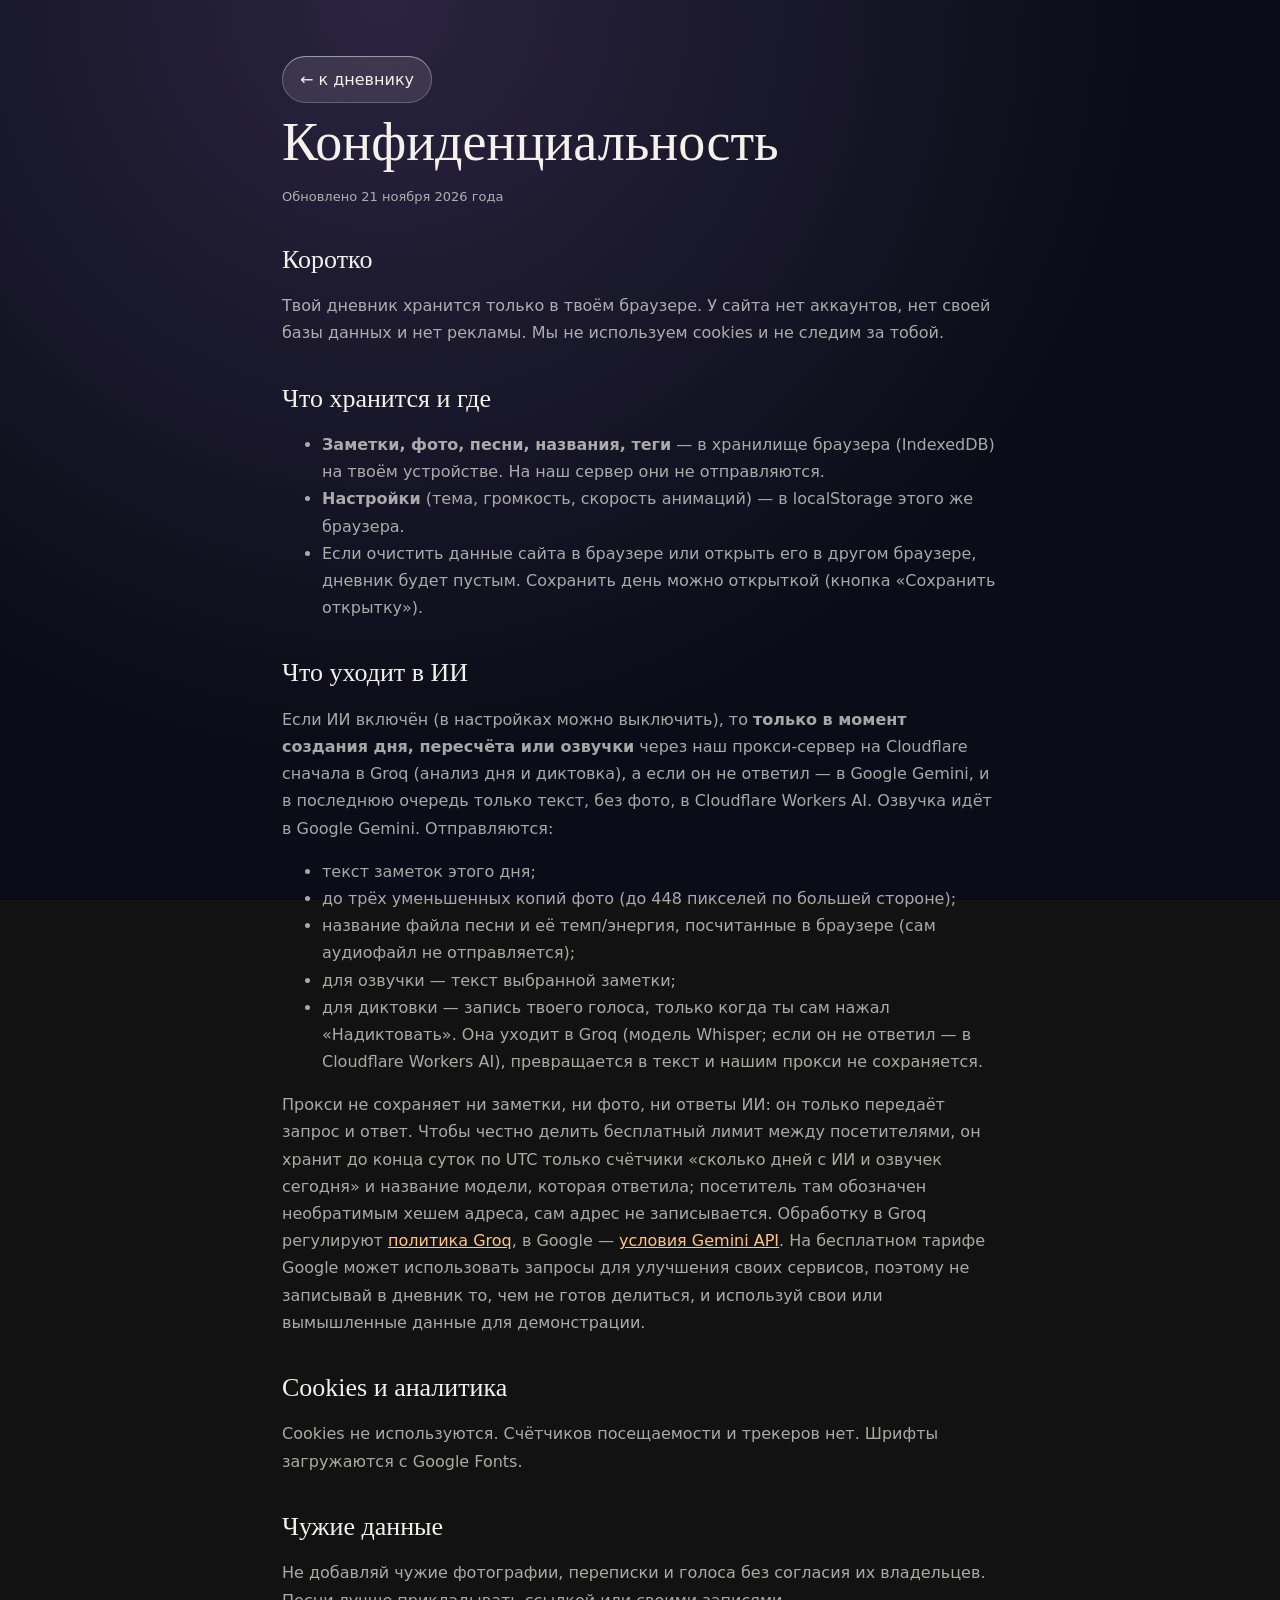
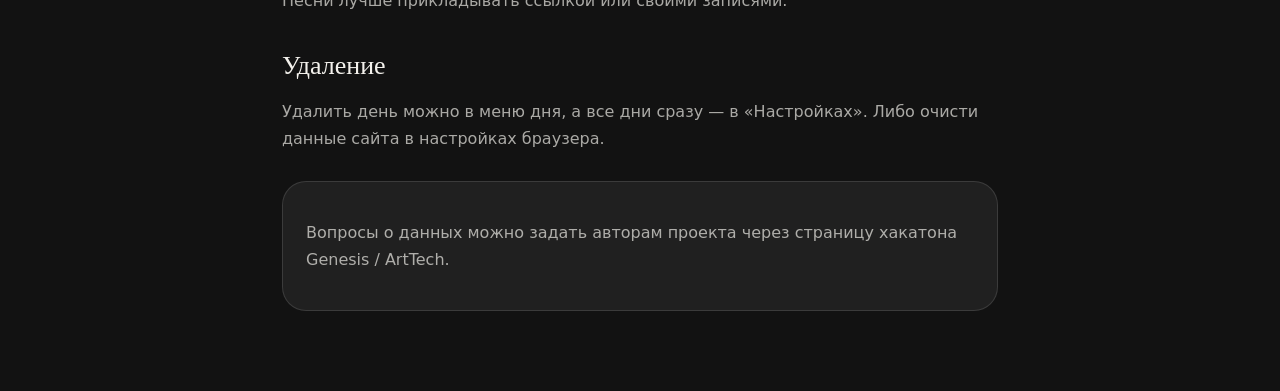
<file: privacy.html>
<!doctype html>
<html lang="ru">
  <head>
    <meta charset="utf-8" />
    <meta name="viewport" content="width=device-width, initial-scale=1" />
    <meta
      http-equiv="Content-Security-Policy"
      content="default-src 'self'; style-src 'self' https://fonts.googleapis.com; font-src https://fonts.gstatic.com; img-src 'self' data:; object-src 'none'; base-uri 'self'"
    />
    <title>Конфиденциальность — Оттенок дня</title>
    <meta
      name="description"
      content="Какие данные использует дневник «Оттенок дня», где они хранятся и что уходит в ИИ."
    />
    <link rel="icon" href="assets/favicon.svg" type="image/svg+xml" />
    <link rel="preconnect" href="https://fonts.googleapis.com" />
    <link rel="preconnect" href="https://fonts.gstatic.com" crossorigin />
    <link
      href="https://fonts.googleapis.com/css2?family=Cormorant+Garamond:wght@500&display=swap"
      rel="stylesheet"
    />
    <link rel="stylesheet" href="css/page.css" />
  </head>
  <body>
    <main>
      <a class="back" href="./">← к дневнику</a>
      <h1>Конфиденциальность</h1>
      <p class="meta">Обновлено 21 ноября 2026 года</p>

      <h2>Коротко</h2>
      <p>
        Твой дневник хранится только в твоём браузере. У сайта нет аккаунтов, нет своей базы данных и нет рекламы. Мы не
        используем cookies и не следим за тобой.
      </p>

      <h2>Что хранится и где</h2>
      <ul>
        <li>
          <b>Заметки, фото, песни, названия, теги</b> — в хранилище браузера (IndexedDB) на твоём устройстве. На наш
          сервер они не отправляются.
        </li>
        <li><b>Настройки</b> (тема, громкость, скорость анимаций) — в localStorage этого же браузера.</li>
        <li>
          Если очистить данные сайта в браузере или открыть его в другом браузере, дневник будет пустым. Сохранить день
          можно открыткой (кнопка «Сохранить открытку»).
        </li>
      </ul>

      <h2>Что уходит в ИИ</h2>
      <p>
        Если ИИ включён (в настройках можно выключить), то
        <b>только в момент создания дня, пересчёта или озвучки</b> через наш прокси-сервер на Cloudflare сначала в Groq (анализ дня и диктовка), а если он не ответил — в
        Google Gemini, и в последнюю очередь только текст, без фото, в Cloudflare Workers AI. Озвучка идёт в Google Gemini.
        Отправляются:
      </p>
      <ul>
        <li>текст заметок этого дня;</li>
        <li>до трёх уменьшенных копий фото (до 448 пикселей по большей стороне);</li>
        <li>название файла песни и её темп/энергия, посчитанные в браузере (сам аудиофайл не отправляется);</li>
        <li>для озвучки — текст выбранной заметки;</li>
        <li>
          для диктовки — запись твоего голоса, только когда ты сам нажал «Надиктовать». Она уходит в Groq (модель
          Whisper; если он не ответил — в Cloudflare Workers AI), превращается в текст и нашим прокси не сохраняется.
        </li>
      </ul>
      <p>
        Прокси не сохраняет ни заметки, ни фото, ни ответы ИИ: он только передаёт запрос и ответ. Чтобы честно делить
        бесплатный лимит между посетителями, он хранит до конца суток по UTC только счётчики «сколько дней с ИИ и
        озвучек сегодня» и название модели, которая ответила; посетитель там обозначен необратимым хешем адреса, сам
        адрес не записывается. Обработку в Groq регулируют
        <a href="https://groq.com/privacy-policy/" rel="noopener noreferrer" target="_blank">политика Groq</a>, в Google —
        <a href="https://ai.google.dev/gemini-api/terms" rel="noopener noreferrer" target="_blank">условия Gemini API</a
        >. На бесплатном тарифе Google может использовать запросы для улучшения своих сервисов, поэтому не записывай в
        дневник то, чем не готов делиться, и используй свои или вымышленные данные для демонстрации.
      </p>

      <h2>Cookies и аналитика</h2>
      <p>Cookies не используются. Счётчиков посещаемости и трекеров нет. Шрифты загружаются с Google Fonts.</p>

      <h2>Чужие данные</h2>
      <p>
        Не добавляй чужие фотографии, переписки и голоса без согласия их владельцев. Песни лучше прикладывать ссылкой
        или своими записями.
      </p>

      <h2>Удаление</h2>
      <p>
        Удалить день можно в меню дня, а все дни сразу — в «Настройках». Либо очисти данные сайта в настройках браузера.
      </p>

      <div class="card">
        <p>Вопросы о данных можно задать авторам проекта через страницу хакатона Genesis / ArtTech.</p>
      </div>
    </main>
  </body>
</html>
</file>
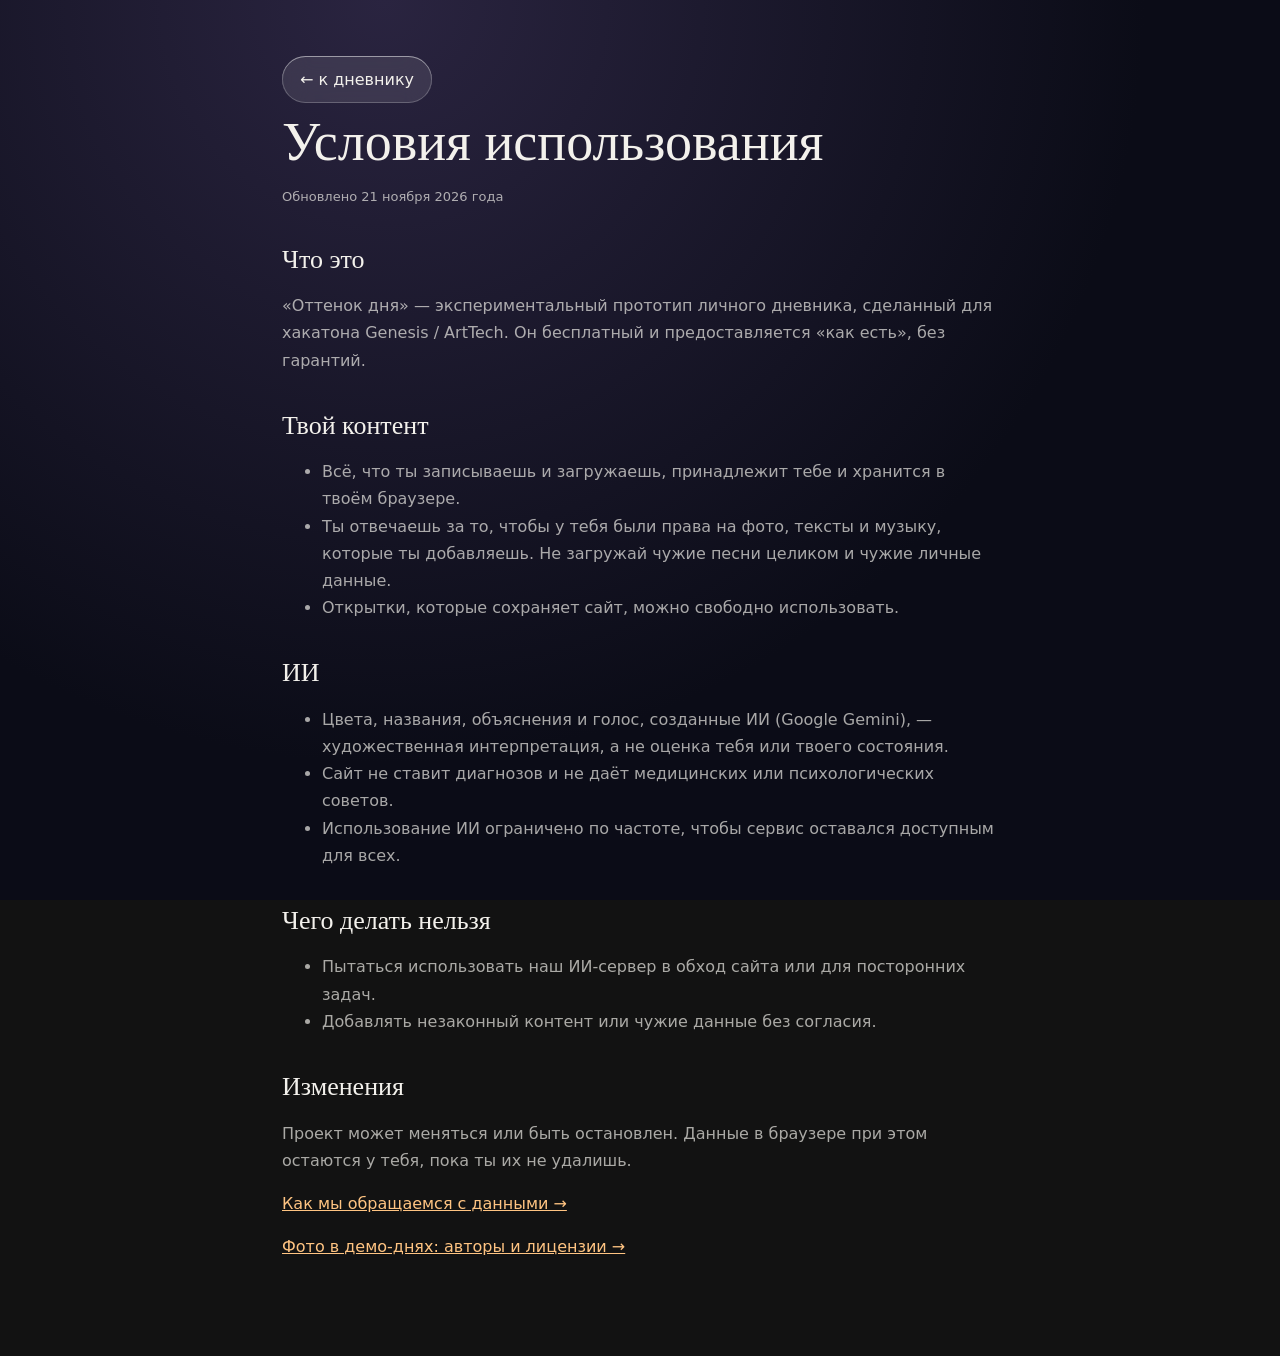
<file: terms.html>
<!doctype html>
<html lang="ru">
  <head>
    <meta charset="utf-8" />
    <meta name="viewport" content="width=device-width, initial-scale=1" />
    <meta
      http-equiv="Content-Security-Policy"
      content="default-src 'self'; style-src 'self' https://fonts.googleapis.com; font-src https://fonts.gstatic.com; img-src 'self' data:; object-src 'none'; base-uri 'self'"
    />
    <title>Условия — Оттенок дня</title>
    <meta name="description" content="Условия использования дневника «Оттенок дня»." />
    <link rel="icon" href="assets/favicon.svg" type="image/svg+xml" />
    <link rel="preconnect" href="https://fonts.googleapis.com" />
    <link rel="preconnect" href="https://fonts.gstatic.com" crossorigin />
    <link
      href="https://fonts.googleapis.com/css2?family=Cormorant+Garamond:wght@500&display=swap"
      rel="stylesheet"
    />
    <link rel="stylesheet" href="css/page.css" />
  </head>
  <body>
    <main>
      <a class="back" href="./">← к дневнику</a>
      <h1>Условия использования</h1>
      <p class="meta">Обновлено 21 ноября 2026 года</p>

      <h2>Что это</h2>
      <p>
        «Оттенок дня» — экспериментальный прототип личного дневника, сделанный для хакатона Genesis / ArtTech. Он
        бесплатный и предоставляется «как есть», без гарантий.
      </p>

      <h2>Твой контент</h2>
      <ul>
        <li>Всё, что ты записываешь и загружаешь, принадлежит тебе и хранится в твоём браузере.</li>
        <li>
          Ты отвечаешь за то, чтобы у тебя были права на фото, тексты и музыку, которые ты добавляешь. Не загружай чужие
          песни целиком и чужие личные данные.
        </li>
        <li>Открытки, которые сохраняет сайт, можно свободно использовать.</li>
      </ul>

      <h2>ИИ</h2>
      <ul>
        <li>
          Цвета, названия, объяснения и голос, созданные ИИ (Google Gemini), — художественная интерпретация, а не оценка
          тебя или твоего состояния.
        </li>
        <li>Сайт не ставит диагнозов и не даёт медицинских или психологических советов.</li>
        <li>Использование ИИ ограничено по частоте, чтобы сервис оставался доступным для всех.</li>
      </ul>

      <h2>Чего делать нельзя</h2>
      <ul>
        <li>Пытаться использовать наш ИИ-сервер в обход сайта или для посторонних задач.</li>
        <li>Добавлять незаконный контент или чужие данные без согласия.</li>
      </ul>

      <h2>Изменения</h2>
      <p>
        Проект может меняться или быть остановлен. Данные в браузере при этом остаются у тебя, пока ты их не удалишь.
      </p>

      <p><a href="privacy.html">Как мы обращаемся с данными →</a></p>
      <p><a href="credits.html">Фото в демо-днях: авторы и лицензии →</a></p>
    </main>
  </body>
</html>
</file>
<file: css/page.css>
:root {
  color-scheme: dark;
  --ink: #f3f1ec;
  --dim: rgba(243, 241, 236, 0.68);
  --acc: #ffc482;
}
* {
  box-sizing: border-box;
}
html,
body {
  margin: 0;
  background: radial-gradient(ellipse at 30% 0%, #2a2440, #0b0c17 60%) fixed;
  color: var(--ink);
  font:
    16px/1.7 -apple-system,
    BlinkMacSystemFont,
    'SF Pro Text',
    'Segoe UI',
    system-ui,
    sans-serif;
  -webkit-font-smoothing: antialiased;
}
main {
  max-width: 760px;
  margin: 0 auto;
  padding: 56px 22px 80px;
}
h1 {
  font:
    500 clamp(36px, 6vw, 54px)/1.1 'Cormorant Garamond',
    Georgia,
    serif;
  margin: 10px 0 8px;
}
h2 {
  font:
    500 26px/1.25 'Cormorant Garamond',
    Georgia,
    serif;
  margin: 36px 0 8px;
}
p,
li {
  color: var(--dim);
}
a {
  color: var(--acc);
}
.back {
  display: inline-flex;
  align-items: center;
  gap: 8px;
  text-decoration: none;
  color: var(--ink);
  padding: 10px 18px;
  border-radius: 999px;
  background: rgba(255, 255, 255, 0.1);
  box-shadow:
    inset 0 0 0 1px rgba(255, 255, 255, 0.22),
    inset 0 1px 0 rgba(255, 255, 255, 0.35);
  -webkit-backdrop-filter: blur(14px);
  backdrop-filter: blur(14px);
}
.back:hover {
  background: rgba(255, 255, 255, 0.16);
}
.meta {
  font-size: 13px;
  color: var(--dim);
}
.card {
  margin-top: 28px;
  padding: 22px 24px;
  border-radius: 24px;
  background: rgba(255, 255, 255, 0.06);
  box-shadow: inset 0 0 0 1px rgba(255, 255, 255, 0.12);
}
.center {
  min-height: 100vh;
  display: flex;
  align-items: center;
  justify-content: center;
  text-align: center;
}
.drop {
  width: 120px;
  height: 120px;
  margin: 0 auto 18px;
  border-radius: 52% 48% 55% 45%/50% 55% 45% 50%;
  background: radial-gradient(circle at 35% 30%, #ffe2b8, #ffb37a 45%, #e2649e);
  box-shadow: 0 0 60px rgba(255, 150, 140, 0.45);
  animation: b 6s ease-in-out infinite;
}
@keyframes b {
  50% {
    border-radius: 45% 55% 48% 52%/55% 45% 55% 45%;
    transform: translateY(-6px);
  }
}
@media (prefers-reduced-motion: reduce) {
  .drop {
    animation: none;
  }
}
</file>
